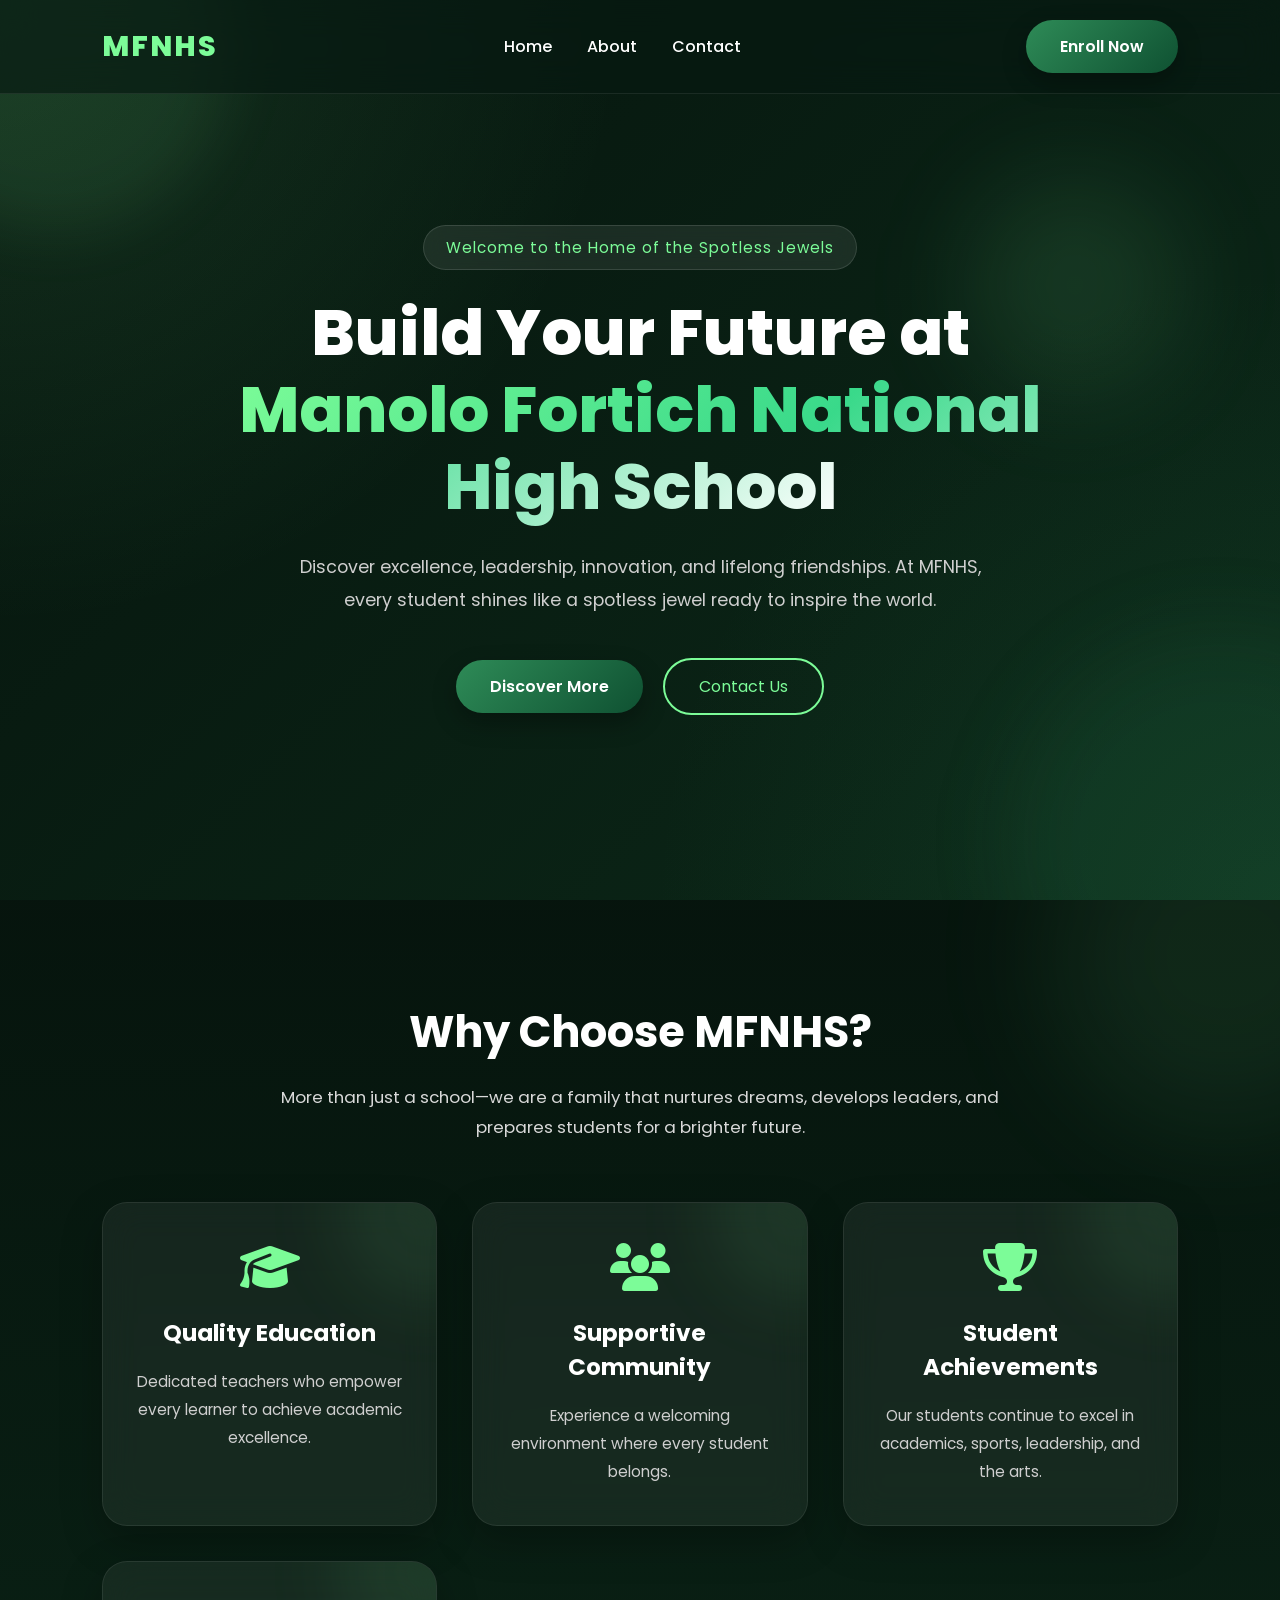
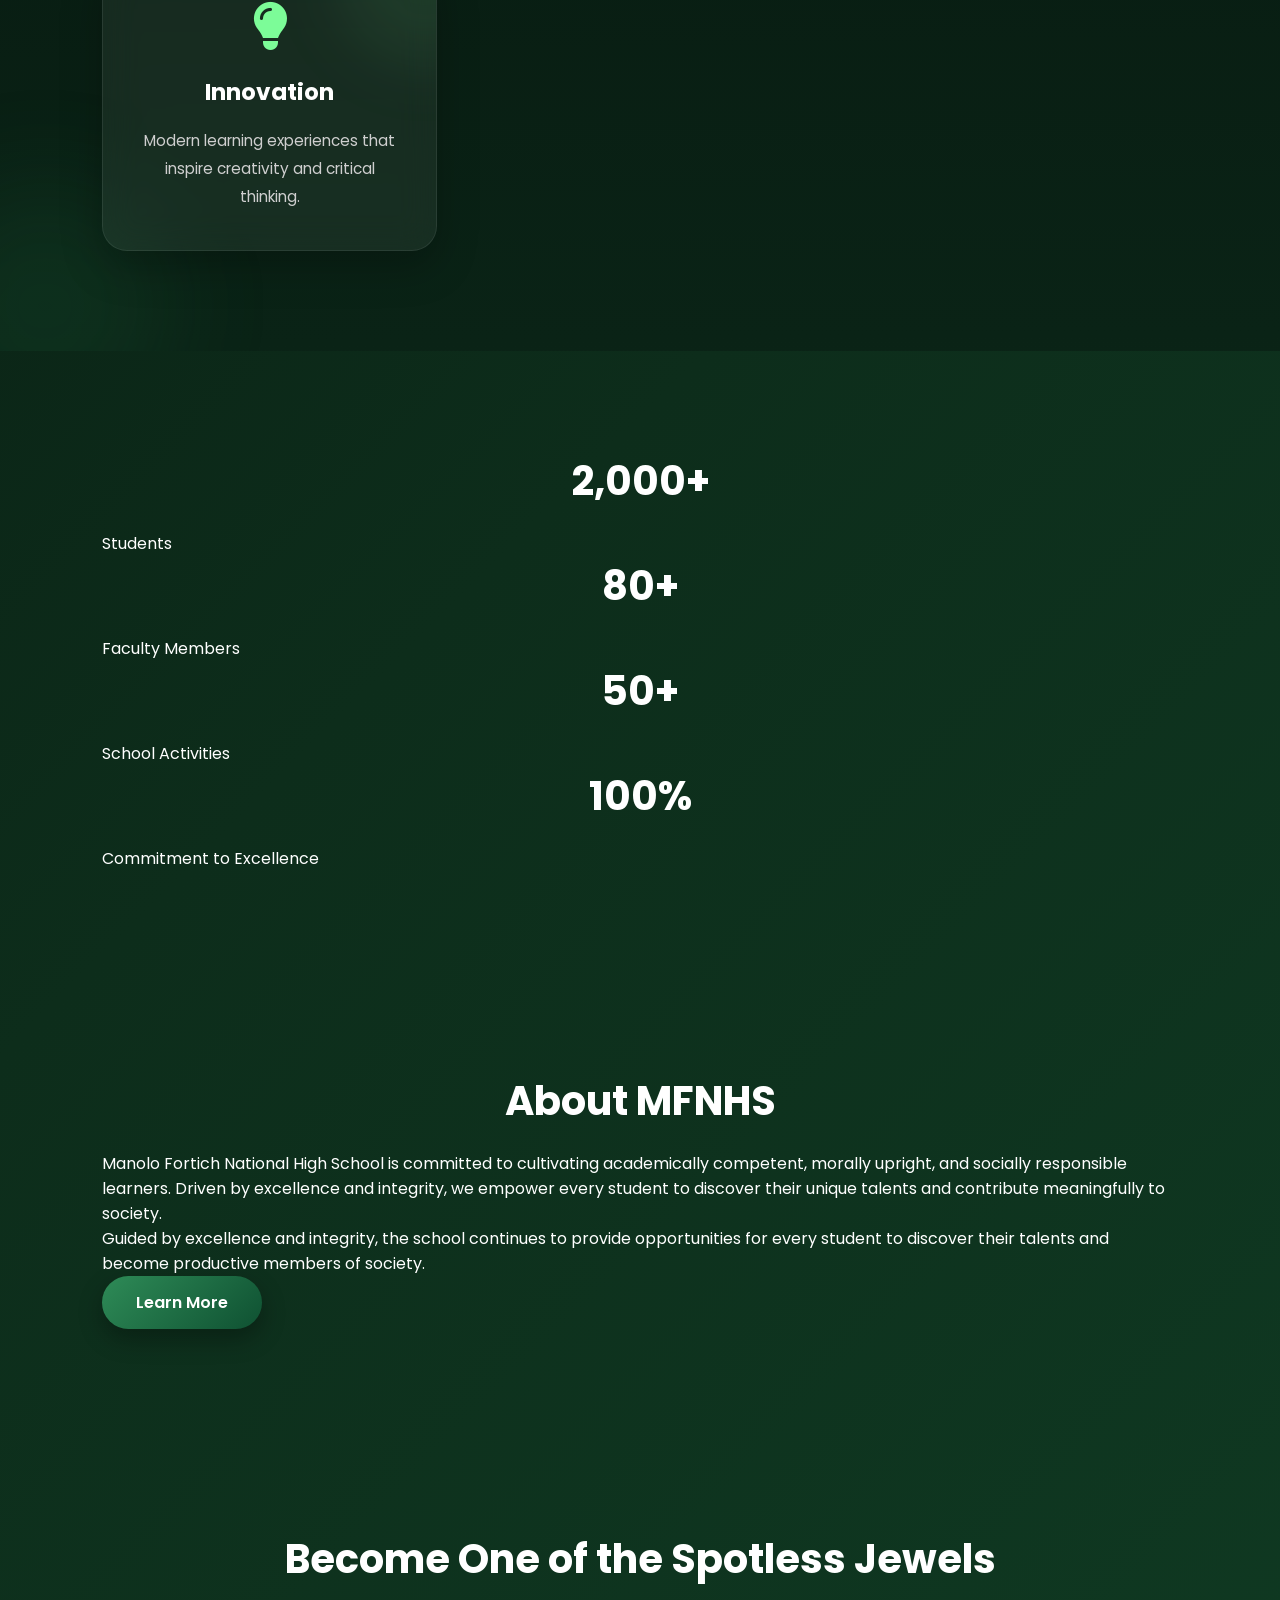
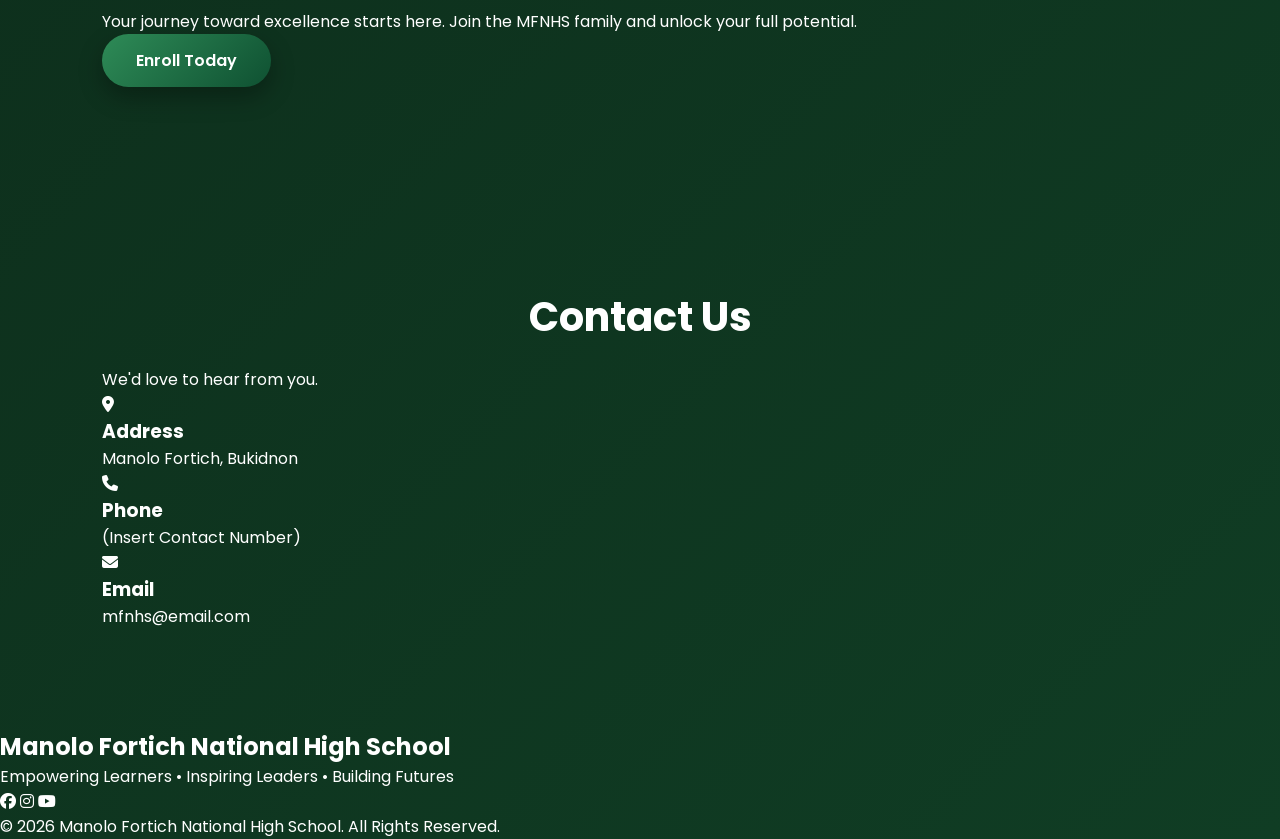
<file: index.html>
<!DOCTYPE html>
<html lang="en">

<head>

    <meta charset="UTF-8">
    <meta name="viewport" content="width=device-width, initial-scale=1.0">

    <title>Manolo Fortich National High School | Spotless Jewels</title>

    <!-- Google Font -->
    <link href="https://fonts.googleapis.com/css2?family=Poppins:wght@300;400;500;600;700;800&display=swap" rel="stylesheet">

    <!-- Font Awesome -->
    <link rel="stylesheet"
        href="https://cdnjs.cloudflare.com/ajax/libs/font-awesome/6.5.2/css/all.min.css">

    <!-- CSS -->
    <link rel="stylesheet" href="style.css">

</head>

<body>

<!--================ NAVBAR ================-->

<header>

    <div class="logo">
        <h2>MFNHS</h2>
    </div>

    <nav>

        <ul>

            <li><a href="#home">Home</a></li>

            <li><a href="#about">About</a></li>

            <li><a href="#contact">Contact</a></li>

        </ul>

    </nav>

    <a href="#contact" class="btn">Enroll Now</a>

</header>

<!--================ HERO ================-->

<section id="home" class="hero">

    <div class="hero-content">

        <span class="tagline">
            Welcome to the Home of the Spotless Jewels
        </span>

        <h1>

            Build Your Future at

            <span>Manolo Fortich National High School</span>

        </h1>

        <p>

            Discover excellence, leadership, innovation, and lifelong friendships.
            At MFNHS, every student shines like a spotless jewel ready to inspire
            the world.

        </p>

        <div class="hero-buttons">

            <a href="#about" class="btn">Discover More</a>

            <a href="#contact" class="btn-outline">
                Contact Us
            </a>

        </div>

    </div>

</section>

<!--================ FEATURES ================-->

<section class="features">

    <h2>Why Choose MFNHS?</h2>

    <p class="section-text">

        More than just a school—we are a family that nurtures dreams,
        develops leaders, and prepares students for a brighter future.

    </p>

    <div class="cards">

        <div class="card">

            <i class="fas fa-graduation-cap"></i>

            <h3>Quality Education</h3>

            <p>

                Dedicated teachers who empower every learner
                to achieve academic excellence.

            </p>

        </div>

        <div class="card">

            <i class="fas fa-users"></i>

            <h3>Supportive Community</h3>

            <p>

                Experience a welcoming environment where every
                student belongs.

            </p>

        </div>

        <div class="card">

            <i class="fas fa-trophy"></i>

            <h3>Student Achievements</h3>

            <p>

                Our students continue to excel in academics,
                sports, leadership, and the arts.

            </p>

        </div>

        <div class="card">

            <i class="fas fa-lightbulb"></i>

            <h3>Innovation</h3>

            <p>

                Modern learning experiences that inspire creativity
                and critical thinking.

            </p>

        </div>

    </div>

</section>

<!--================ STATS ================-->

<section class="stats">

    <div class="stat">

        <h2>2,000+</h2>

        <p>Students</p>

    </div>

    <div class="stat">

        <h2>80+</h2>

        <p>Faculty Members</p>

    </div>

    <div class="stat">

        <h2>50+</h2>

        <p>School Activities</p>

    </div>

    <div class="stat">

        <h2>100%</h2>

        <p>Commitment to Excellence</p>

    </div>

</section>

<!--================ ABOUT ================-->

<section id="about" class="about">

    <div class="about-text">

        <h2>About MFNHS</h2>

        <p>

           Manolo Fortich National High School is committed to cultivating academically competent, morally upright, and socially responsible learners. Driven by excellence and integrity, we empower every student to discover their unique talents and contribute meaningfully to society.

        </p>

        <p>

            Guided by excellence and integrity, the school continues
            to provide opportunities for every student to discover
            their talents and become productive members of society.

        </p>

        <a href="#" class="btn">
            Learn More
        </a>

    </div>

</section>

<!--================ CALL TO ACTION ================-->

<section class="cta">

    <h2>

        Become One of the

        <span>Spotless Jewels</span>

    </h2>

    <p>

        Your journey toward excellence starts here.
        Join the MFNHS family and unlock your full potential.

    </p>

    <a href="#contact" class="btn">
        Enroll Today
    </a>

</section>

<!--================ CONTACT ================-->

<section id="contact" class="contact">

    <h2>Contact Us</h2>

    <p>

        We'd love to hear from you.

    </p>

    <div class="contact-box">

        <div>

            <i class="fas fa-map-marker-alt"></i>

            <h3>Address</h3>

            <p>Manolo Fortich, Bukidnon</p>

        </div>

        <div>

            <i class="fas fa-phone"></i>

            <h3>Phone</h3>

            <p>(Insert Contact Number)</p>

        </div>

        <div>

            <i class="fas fa-envelope"></i>

            <h3>Email</h3>

            <p>mfnhs@email.com</p>

        </div>

    </div>

</section>

<!--================ FOOTER ================-->

<footer>

    <h2>Manolo Fortich National High School</h2>

    <p>

        Empowering Learners • Inspiring Leaders • Building Futures

    </p>

    <div class="socials">

        <a href="#"><i class="fab fa-facebook"></i></a>

        <a href="#"><i class="fab fa-instagram"></i></a>

        <a href="#"><i class="fab fa-youtube"></i></a>

    </div>

    <p class="copyright">

        © 2026 Manolo Fortich National High School.
        All Rights Reserved.

    </p>

</footer>

</body>
</html>
</file>
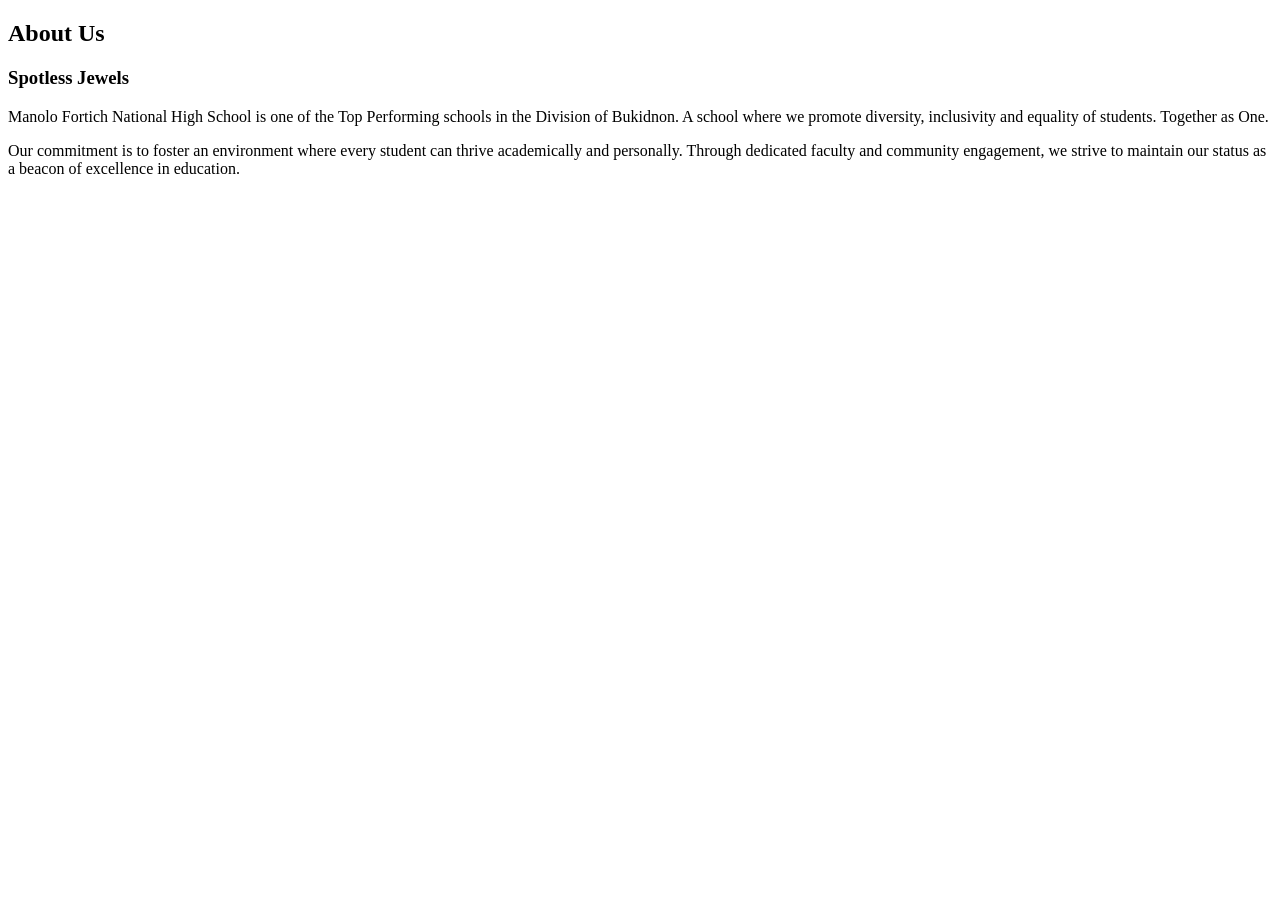
<file: about us.html>
<!DOCTYPE html>
<html lang="en">
<section class="about-section">
  <div class="about-container">
    <h2>About Us</h2>
    <h3>Spotless Jewels</h3>
    <p class="mission-statement">
      Manolo Fortich National High School is one of the Top Performing schools in the 
      Division of Bukidnon. A school where we promote diversity, inclusivity and 
      equality of students. Together as One.
    </p>
    <div class="about-content">
      <div class="about-text">
        <p>Our commitment is to foster an environment where every student can thrive academically and personally. Through dedicated faculty and community engagement, we strive to maintain our status as a beacon of excellence in education.</p>
      </div>
    </div>
  </div>
</section>
</file>
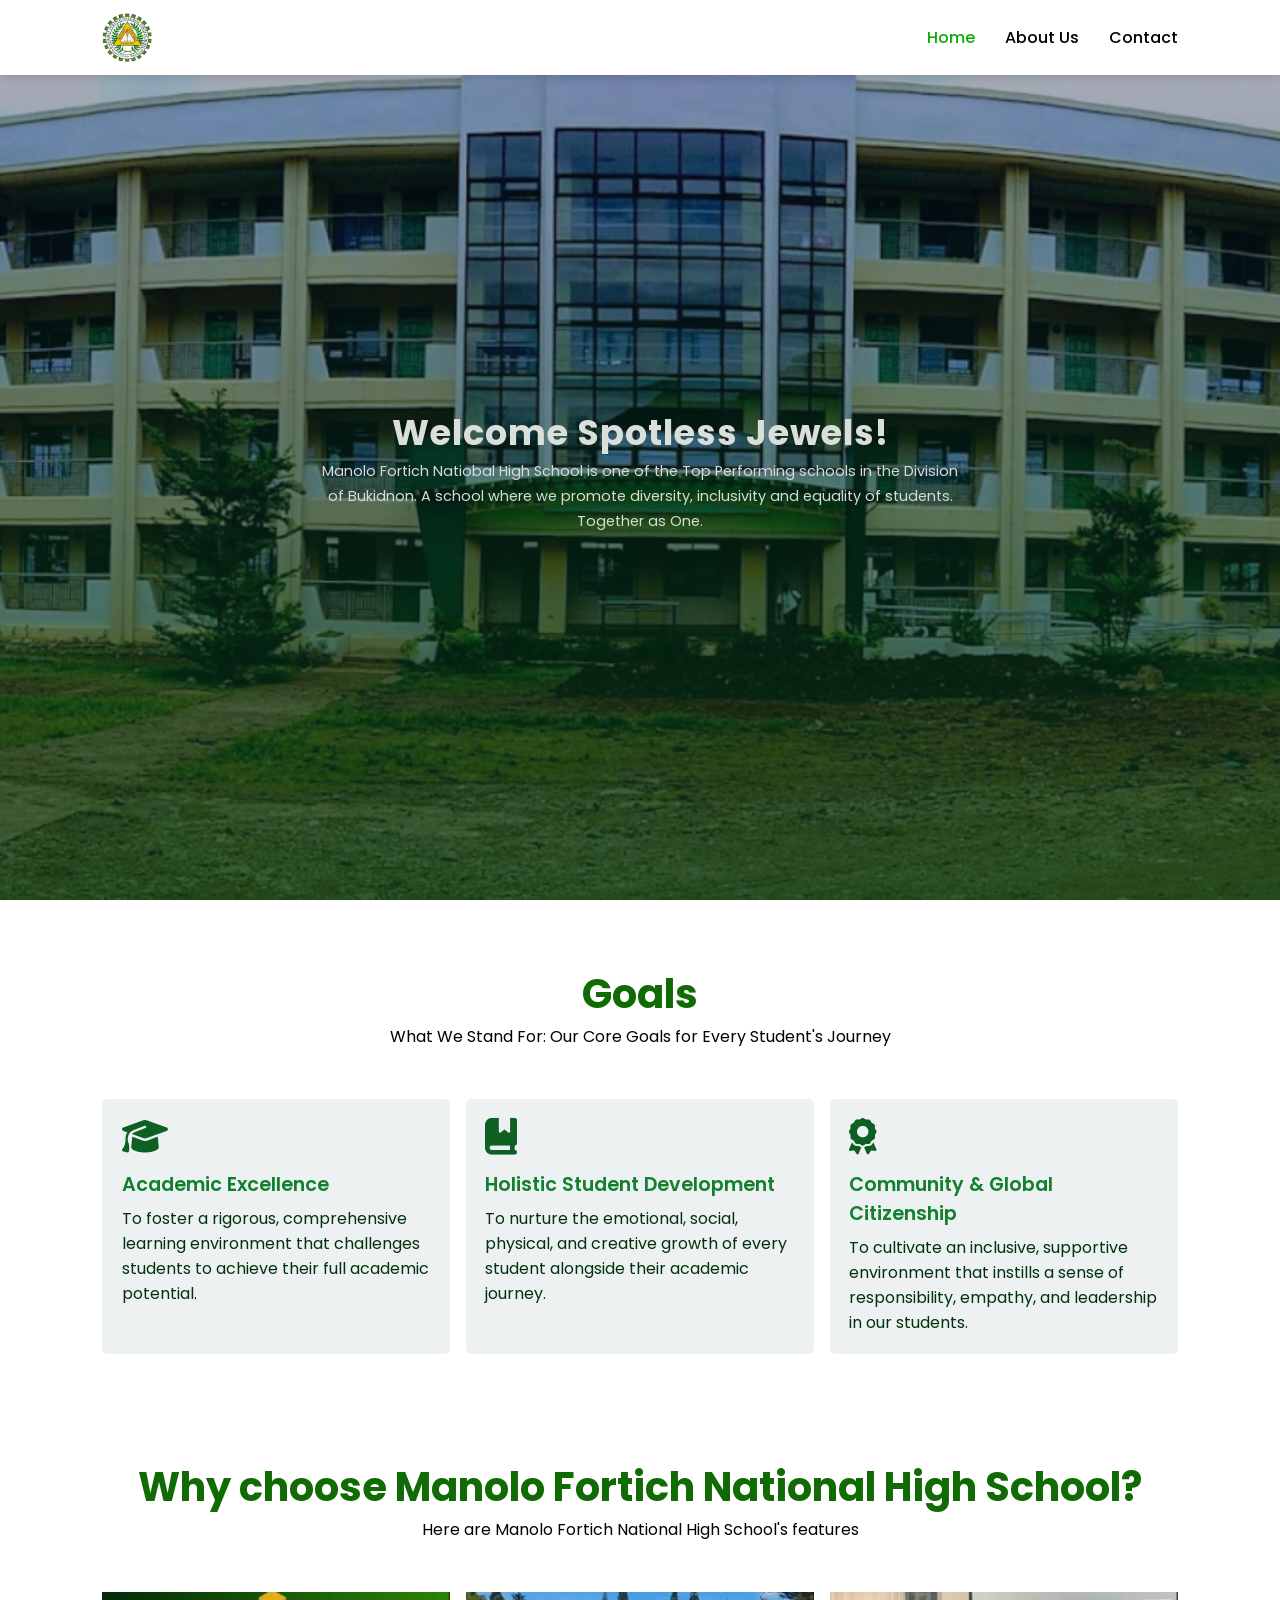
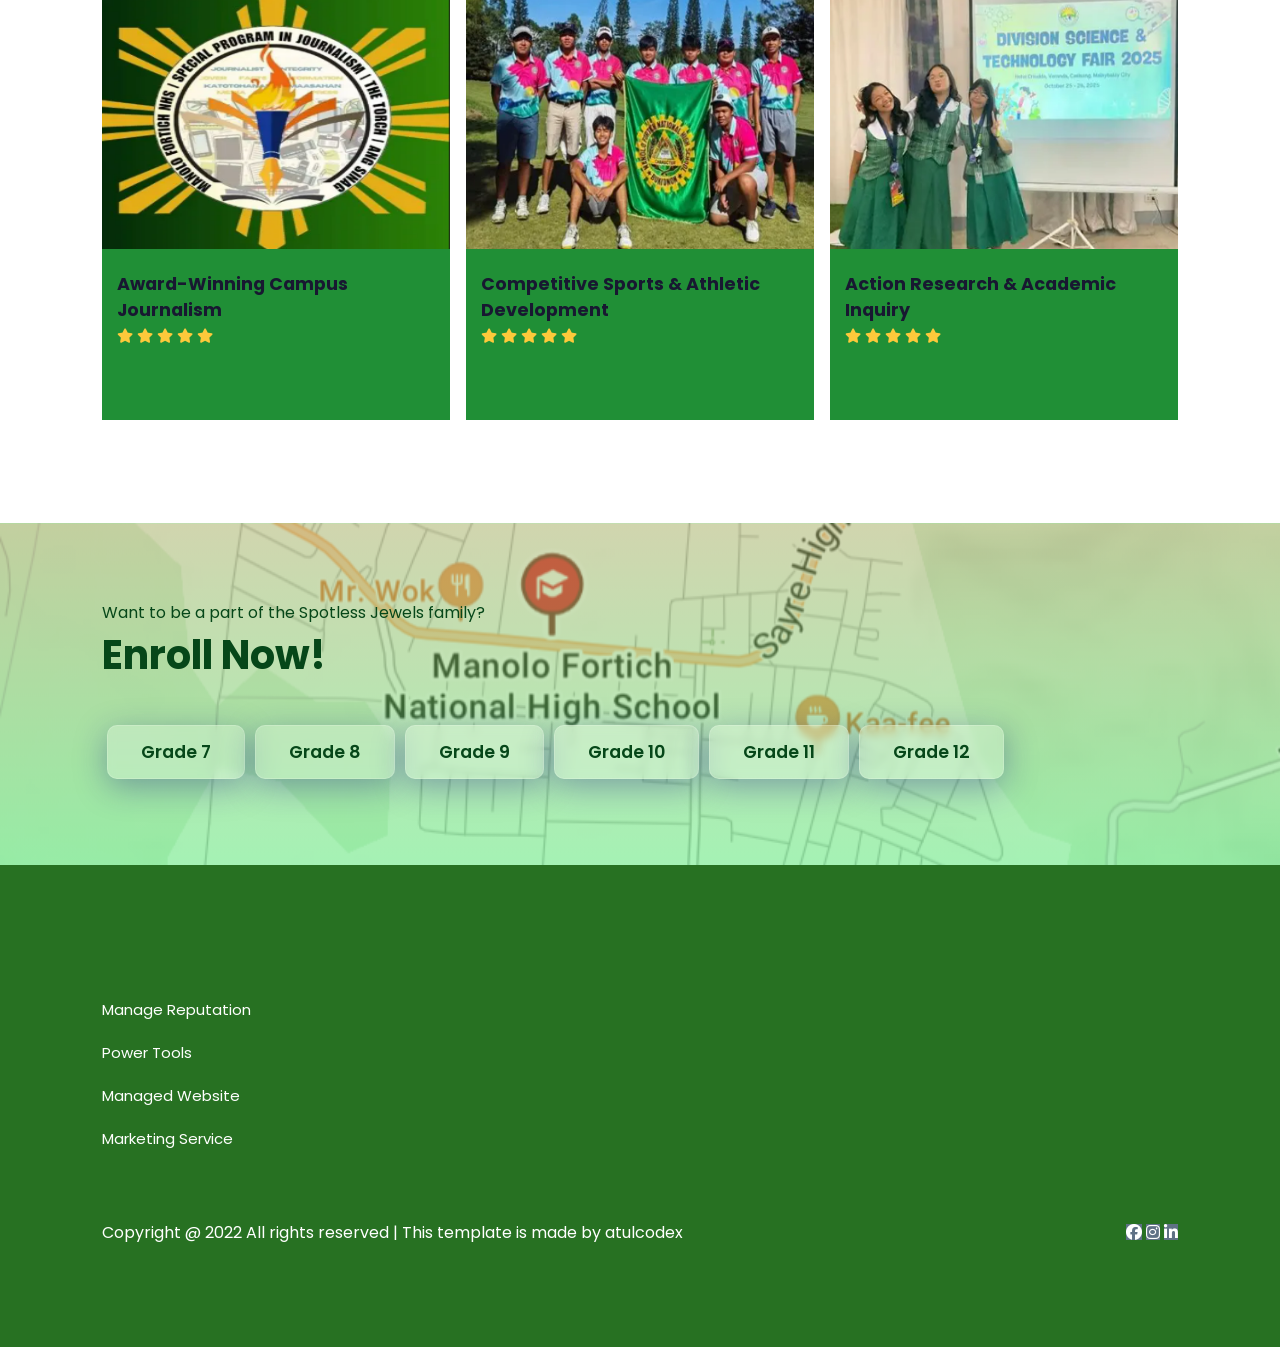
<file: euell.html>
<!DOCTYPE html>
<html lang="en">
<head>
	<meta charset="UTF-8">
	<meta name="viewport" content="width=device-width, initial-scale=1.0">
	<title>WhyMFNHS</title>

	<!-- font Awesome CDN link -->
	<link rel="stylesheet" href="https://cdnjs.cloudflare.com/ajax/libs/font-awesome/6.1.1/css/all.min.css" />

	<!-- External CSS -->
	<link rel="stylesheet" href="style.euell.css">

	<!-- JQuery CDN link -->
	<script src="https://code.jquery.com/jquery-3.6.0.min.js" integrity="sha256-/xUj+3OJU5yExlq6GSYGSHk7tPXikynS7ogEvDej/m4=" crossorigin="anonymous"></script>
</head>
<body>
	<!-- Navigation start -->
	<header>
	<nav>
		<img src="img/logo.png" class="logo" alt="">

		<div class="navigation">
			<ul>
				<i id="menu-close" class="fas fa-times"></i>
				<li><a href="euell.html" class="active">Home</a></li>
				<li><a href="about us.html">About Us</a></li>
			    <li><a href="contact.html">Contact</a></li>
			</ul>

			<img src="img/menu.png" id="menu-btn" alt="">
		</div>
	</nav>
	<!-- Navigation ends -->
	</header>

	<!-- Hero section starts from here -->
	<section id="home">
		<h2>
			Welcome Spotless Jewels!
		</h2>
		<p>
Manolo Fortich Natiobal High School is one of the Top Performing  schools in the Division of Bukidnon. A school where we promote diversity, inclusivity and equality of students. Together as One.		</p>
	</section>
	<!-- Hero section ends from here -->


	<!-- Features section starts from here -->
	<section id="features">
		<h1>Goals</h1>
		<p>What We Stand For: Our Core Goals for Every Student's Journey</p>

		<div class="fea-base">
			<div class="fea-box">
				<i class="fas fa-graduation-cap"></i>
				<h3>Academic Excellence</h3>
				<p> To foster a rigorous, comprehensive learning environment that challenges students to achieve their full academic potential.
					
				</p>
			</div>

			<div class="fea-box">
				<i class="fa-solid fa-book-bookmark"></i>
				<h3>Holistic Student Development</h3>
				<p>
					To nurture the emotional, social, physical, and creative growth of every student alongside their academic journey.
				</p>
			</div>

			<div class="fea-box">
				<i class="fas fa-award"></i>
				<h3>Community & Global Citizenship </h3>
				<p>
					To cultivate an inclusive, supportive environment that instills a sense of responsibility, empathy, and leadership in our students.
				</p>
			</div>
		</div>
	</section>
	<!-- Features section ends from here -->


	<!-- Courses section starts from here -->
	<section id="course">
		<h1>Why choose Manolo Fortich National High School?</h1>
		<p>Here are Manolo Fortich National High School's features</p>

		<div class="course-box">
			<div class="courses">
				<img src="img/spj.png" alt="">
				<div class="details">
					<span> </span>
					<h6>Award-Winning Campus Journalism</h6>

					<div class="star">
						<i class="fa-solid fa-star"></i>
						<i class="fa-solid fa-star"></i>
						<i class="fa-solid fa-star"></i>
						<i class="fa-solid fa-star"></i>
						<i class="fa-solid fa-star"></i>

					<span></span>
					</div>
				</div>

			</div>

			<div class="courses">
				<img src="img/sports.png" alt="">
				<div class="details">
					<span></span>
					<h6>Competitive Sports & Athletic Development</h6>

					<div class="star">
						<i class="fa-solid fa-star"></i>
						<i class="fa-solid fa-star"></i>
						<i class="fa-solid fa-star"></i>
						<i class="fa-solid fa-star"></i>
						<i class="fa-solid fa-star"></i>

						<span></span>
					</div>
				</div>
				
			</div>

			<div class="courses">
				<img src="img/research.png" alt="">
				<div class="details">
					<span></span>
					<h6>Action Research & Academic Inquiry</h6>

					<div class="star">
						<i class="fa-solid fa-star"></i>
						<i class="fa-solid fa-star"></i>
						<i class="fa-solid fa-star"></i>
						<i class="fa-solid fa-star"></i>
						<i class="fa-solid fa-star"></i>

						<span></span>
					</div>
				</div>
				
			</div>

				</div>
				
	</section>
	<!-- Courses section ends from here -->


	<!-- Registration section starts from here -->
	<section id="registration">
		<div class="reminder">
			<p>Want to be a part of the Spotless Jewels family?</p>
			<h1>Enroll Now!</h1>

			<div class="time">
				<div class="date"> Grade 7 <br> </div>
				<div class="date"> Grade 8 <br> </div>
				<div class="date"> Grade 9 <br> </div>
				<div class="date"> Grade 10 <br> </div>
				<div class="date"> Grade 11 <br> </div>
				<div class="date"> Grade 12 <br> </div>
			</div>
		</div>

		
		</div>
	</section>
	<!-- Registration section ends from here -->


	

	<!-- Footer section starts from here -->
	<footer>
		<div class="footer-col">
			<h3></h3>
			<li>Manage Reputation</li>
			<li>Power Tools</li>
			<li>Managed Website</li>
			<li>Marketing Service</li>
		</div>

		
		
		</div>

		<div class="copyright">
			<p>
				Copyright @ 2022 All rights reserved | This template is made by <a href="https://atulcodex.com" target="_blank">atulcodex</a>
			</p>
			<div class="pro-links">
				<i class="fab fa-facebook"></i>
				<i class="fab fa-instagram"></i>
				<i class="fab fa-linkedin-in"></i>
			</div>
		</div>
	</footer>
	<!-- Footer section ends from here -->

	<script>
		// Show menu links on burger click
		$('#menu-btn').click(function(){
			$('nav .navigation ul').addClass('active')
		});

		// Hide navbar on click function
		$('#menu-close').click(function(){
			$('nav .navigation ul').removeClass('active')
		});
	</script>
</body>
</html>
</file>
<file: style.css>
/*====================================================

    MANOLO FORTICH NATIONAL HIGH SCHOOL
    PROFESSIONAL WEBSITE
    Developed for Creative Technology

====================================================*/

/* Google Font */
@import url('https://fonts.googleapis.com/css2?family=Poppins:wght@300;400;500;600;700;800&display=swap');

/*==========================
        CSS VARIABLES
==========================*/

:root{

    --primary:#0f5132;
    --primary-light:#1b7a4c;
    --secondary:#2e8b57;
    --accent:#7CFC98;

    --dark:#071a11;
    --dark-green:#0b281a;

    --white:#ffffff;
    --gray:#cfcfcf;

    --glass:rgba(255,255,255,.08);

    --shadow:0 15px 35px rgba(0,0,0,.35);

    --transition:.35s ease;

}

/*==========================
        RESET
==========================*/

*{

    margin:0;
    padding:0;
    box-sizing:border-box;

}

html{

    scroll-behavior:smooth;

}

body{

    font-family:'Poppins',sans-serif;

    background:linear-gradient(
        135deg,
        #06140d,
        #0d2d1b,
        #103d24
    );

    color:var(--white);

    overflow-x:hidden;

}

img{

    width:100%;

    display:block;

}

a{

    text-decoration:none;

    color:inherit;

}

ul{

    list-style:none;

}

section{

    padding:100px 8%;

}

/*==========================
      SCROLLBAR
==========================*/

::-webkit-scrollbar{

    width:10px;

}

::-webkit-scrollbar-track{

    background:#06140d;

}

::-webkit-scrollbar-thumb{

    background:#2e8b57;

    border-radius:20px;

}

::-webkit-scrollbar-thumb:hover{

    background:#7CFC98;

}

/*==========================
        SELECTION
==========================*/

::selection{

    background:#7CFC98;
    color:#071a11;

}

/*==========================
    OPTIONAL CURSOR
==========================*/

body{

    cursor:default;

}

.btn,
.btn-outline,
nav a{

    cursor:pointer;

}

/*==========================
      HEADER
==========================*/

header{

    position:fixed;

    top:0;
    left:0;

    width:100%;

    padding:20px 8%;

    display:flex;

    justify-content:space-between;

    align-items:center;

    background:rgba(7,26,17,.65);

    backdrop-filter:blur(18px);

    -webkit-backdrop-filter:blur(18px);

    border-bottom:1px solid rgba(255,255,255,.08);

    z-index:999;

    transition:var(--transition);

}

/*==========================
        LOGO
==========================*/

.logo h2{

    color:var(--accent);

    font-size:1.8rem;

    font-weight:800;

    letter-spacing:2px;

    text-transform:uppercase;

}

/*==========================
      NAVIGATION
==========================*/

nav ul{

    display:flex;

    gap:35px;

}

nav a{

    position:relative;

    color:white;

    font-weight:500;

    transition:var(--transition);

}

nav a:hover{

    color:var(--accent);

}

/* Underline Animation */

nav a::after{

    content:"";

    position:absolute;

    left:0;

    bottom:-6px;

    width:0%;

    height:2px;

    background:var(--accent);

    transition:.35s;

}

nav a:hover::after{

    width:100%;

}

/*==========================
      BUTTONS
==========================*/

.btn{

    display:inline-block;

    padding:14px 34px;

    border-radius:50px;

    background:linear-gradient(
        135deg,
        #2e8b57,
        #0f5132
    );

    color:white;

    font-weight:600;

    box-shadow:0 10px 25px rgba(0,0,0,.3);

    transition:var(--transition);

}

.btn:hover{

    transform:translateY(-5px);

    background:linear-gradient(
        135deg,
        #39a96b,
        #167347
    );

    box-shadow:0 20px 40px rgba(0,0,0,.45);

}

.btn-outline{

    display:inline-block;

    padding:14px 34px;

    border:2px solid var(--accent);

    border-radius:50px;

    color:var(--accent);

    transition:var(--transition);

}

.btn-outline:hover{

    background:var(--accent);

    color:#071a11;

}

/*==========================
    COMMON TITLES
==========================*/

section h2{

    text-align:center;

    font-size:2.5rem;

    margin-bottom:20px;

    font-weight:700;

}

.section-text{

    text-align:center;

    color:var(--gray);

    max-width:750px;

    margin:auto auto 60px;

    line-height:1.8;

}

/*==========================
    SMALL ANIMATION
==========================*/

@keyframes fadeUp{

    from{

        opacity:0;

        transform:translateY(40px);

    }

    to{

        opacity:1;

        transform:translateY(0);

    }

}

.hero-content,
.card,
.stat{

    animation:fadeUp 1s ease;

}
/*====================================================

                PART 2 - HERO SECTION

====================================================*/

/*==========================
        HERO SECTION
==========================*/

.hero{

    min-height:100vh;

    display:flex;

    justify-content:center;

    align-items:center;

    text-align:center;

    position:relative;

    overflow:hidden;

    padding:160px 8% 120px;

    background:
    radial-gradient(circle at top left,
    rgba(124,252,152,.12),
    transparent 40%),

    radial-gradient(circle at bottom right,
    rgba(46,139,87,.15),
    transparent 40%);

}

/* Decorative Blurred Circles */

.hero::before{

    content:"";

    position:absolute;

    width:350px;

    height:350px;

    border-radius:50%;

    background:rgba(124,252,152,.08);

    top:-120px;

    left:-120px;

    filter:blur(30px);

}

.hero::after{

    content:"";

    position:absolute;

    width:420px;

    height:420px;

    border-radius:50%;

    background:rgba(46,139,87,.10);

    bottom:-150px;

    right:-150px;

    filter:blur(40px);

}

/*==========================
      HERO CONTENT
==========================*/

.hero-content{

    position:relative;

    z-index:2;

    max-width:850px;

}

/*==========================
      TAGLINE
==========================*/

.tagline{

    display:inline-block;

    padding:10px 22px;

    border-radius:50px;

    background:rgba(255,255,255,.08);

    border:1px solid rgba(255,255,255,.12);

    color:var(--accent);

    font-size:.95rem;

    margin-bottom:25px;

    letter-spacing:1px;

    backdrop-filter:blur(10px);

}

/*==========================
        HERO TITLE
==========================*/

.hero h1{

    font-size:4rem;

    font-weight:800;

    line-height:1.2;

    margin-bottom:25px;

}

/* Gradient Highlight */

.hero h1 span{

    background:linear-gradient(
    135deg,
    #7CFC98,
    #39d98a,
    #ffffff);

    -webkit-background-clip:text;

    -webkit-text-fill-color:transparent;

    background-clip:text;

}

/*==========================
      HERO PARAGRAPH
==========================*/

.hero p{

    color:var(--gray);

    font-size:1.1rem;

    line-height:1.9;

    max-width:700px;

    margin:auto;

    margin-bottom:40px;

}

/*==========================
      HERO BUTTONS
==========================*/

.hero-buttons{

    display:flex;

    justify-content:center;

    align-items:center;

    gap:20px;

    flex-wrap:wrap;

}

/*==========================
      HERO GLOW
==========================*/

.hero-content::after{

    content:"";

    position:absolute;

    width:220px;

    height:220px;

    background:rgba(124,252,152,.10);

    border-radius:50%;

    top:-50px;

    right:-120px;

    filter:blur(50px);

    z-index:-1;

}

/*==========================
      FLOATING SHAPES
==========================*/

.hero .shape1{

    position:absolute;

    width:25px;

    height:25px;

    border-radius:50%;

    background:rgba(124,252,152,.35);

    left:12%;

    top:30%;

    animation:floatShape 5s ease-in-out infinite;

}

.hero .shape2{

    position:absolute;

    width:18px;

    height:18px;

    border-radius:50%;

    background:rgba(255,255,255,.18);

    right:18%;

    top:28%;

    animation:floatShape 7s ease-in-out infinite;

}

.hero .shape3{

    position:absolute;

    width:40px;

    height:40px;

    border-radius:50%;

    background:rgba(46,139,87,.30);

    bottom:18%;

    left:22%;

    animation:floatShape 6s ease-in-out infinite;

}

/*==========================
      FLOAT ANIMATION
==========================*/

@keyframes floatShape{

    0%{

        transform:translateY(0px);

    }

    50%{

        transform:translateY(-20px);

    }

    100%{

        transform:translateY(0px);

    }

}

/*==========================
    HERO IMAGE SUPPORT
==========================*/

.hero-image{

    max-width:500px;

}

.hero-image img{

    width:100%;

    border-radius:30px;

    box-shadow:0 25px 60px rgba(0,0,0,.45);

    transition:.4s;

}

.hero-image img:hover{

    transform:scale(1.03);

}

/*==========================
      SCROLL INDICATOR
==========================*/

.scroll-down{

    position:absolute;

    bottom:40px;

    left:50%;

    transform:translateX(-50%);

    color:var(--accent);

    font-size:2rem;

    animation:bounce 2s infinite;

}

@keyframes bounce{

    0%{

        transform:translate(-50%,0);

    }

    50%{

        transform:translate(-50%,12px);

    }

    100%{

        transform:translate(-50%,0);

    }

}
/*====================================================

            PART 3 - WHY CHOOSE MFNHS

====================================================*/

/*==========================
      FEATURES SECTION
==========================*/

.features{

    position:relative;

    background:linear-gradient(
        180deg,
        rgba(6,20,13,.96),
        rgba(10,35,22,.98)
    );

    overflow:hidden;

}

/* Decorative Glow */

.features::before{

    content:"";

    position:absolute;

    width:350px;

    height:350px;

    background:rgba(124,252,152,.08);

    border-radius:50%;

    top:-120px;

    right:-120px;

    filter:blur(60px);

}

.features::after{

    content:"";

    position:absolute;

    width:250px;

    height:250px;

    background:rgba(46,139,87,.12);

    border-radius:50%;

    bottom:-80px;

    left:-80px;

    filter:blur(50px);

}

/*==========================
        GRID LAYOUT
==========================*/

.cards{

    position:relative;

    z-index:2;

    display:grid;

    grid-template-columns:repeat(auto-fit,minmax(250px,1fr));

    gap:35px;

    margin-top:60px;

}

/*==========================
        CARD DESIGN
==========================*/

.card{

    position:relative;

    background:rgba(255,255,255,.06);

    border:1px solid rgba(255,255,255,.08);

    border-radius:25px;

    padding:40px 30px;

    text-align:center;

    backdrop-filter:blur(18px);

    -webkit-backdrop-filter:blur(18px);

    box-shadow:0 15px 40px rgba(0,0,0,.25);

    transition:.4s ease;

    overflow:hidden;

}

/*==========================
      TOP BORDER EFFECT
==========================*/

.card::before{

    content:"";

    position:absolute;

    top:0;

    left:0;

    width:100%;

    height:4px;

    background:linear-gradient(
        90deg,
        var(--accent),
        var(--secondary)
    );

    transform:scaleX(0);

    transform-origin:left;

    transition:.4s;

}

.card:hover::before{

    transform:scaleX(1);

}

/*==========================
      GLOW EFFECT
==========================*/

.card::after{

    content:"";

    position:absolute;

    width:180px;

    height:180px;

    background:rgba(124,252,152,.08);

    border-radius:50%;

    top:-80px;

    right:-80px;

    filter:blur(35px);

    transition:.5s;

}

.card:hover::after{

    transform:scale(1.2);

}

/*==========================
      HOVER EFFECT
==========================*/

.card:hover{

    transform:translateY(-15px);

    box-shadow:0 30px 60px rgba(0,0,0,.45);

    border-color:rgba(124,252,152,.3);

}

/*==========================
        ICON
==========================*/

.card i{

    font-size:3rem;

    color:var(--accent);

    margin-bottom:25px;

    transition:.4s;

}

.card:hover i{

    transform:scale(1.2) rotate(8deg);

    color:#ffffff;

}

/*==========================
      CARD TITLE
==========================*/

.card h3{

    font-size:1.45rem;

    margin-bottom:18px;

    font-weight:700;

}

/*==========================
      CARD PARAGRAPH
==========================*/

.card p{

    color:var(--gray);

    line-height:1.8;

    font-size:.96rem;

}

/*==========================
    CARD BUTTON (OPTIONAL)
==========================*/

.card .learn-more{

    display:inline-block;

    margin-top:25px;

    color:var(--accent);

    font-weight:600;

    transition:.3s;

}

.card .learn-more:hover{

    letter-spacing:1px;

}

/*==========================
    FEATURE SECTION TITLE
==========================*/

.features h2{

    font-size:2.7rem;

    margin-bottom:18px;

}

.features .section-text{

    max-width:760px;

    font-size:1.05rem;

    color:#d9d9d9;

}

/*==========================
      CARD ANIMATION
==========================*/

.card{

    animation:fadeUp .8s ease both;

}

.card:nth-child(2){

    animation-delay:.15s;

}

.card:nth-child(3){

    animation-delay:.3s;

}

.card:nth-child(4){

    animation-delay:.45s;

}

/*==========================
      SHINE EFFECT
==========================*/

.card:hover{

    background:linear-gradient(

        135deg,

        rgba(255,255,255,.08),

        rgba(255,255,255,.04)

    );

}

/*==========================
      MOBILE SPACING
==========================*/

@media(max-width:768px){

.cards{

    grid-template-columns:1fr;

}

.features{

    padding:80px 8%;

}

.card{

    padding:35px 25px;

}

.features h2{

    font-size:2.2rem;

}

}
</file>
<file: style.euell.css>
@import url('https://fonts.googleapis.com/css2?family=Inter:wght@100;200;300;400;500&family=Poppins:ital,wght@0,100;0,200;0,300;0,400;0,500;0,600;0,700;0,800;0,900;1,700;1,800;1,900&display=swap');

*
{
	margin: 0;
	padding: 0;
	box-sizing: border-box;
}

body
{
	font-family: 'Poppins', sans-serif;
}

h1
{
	font-size: 2.5rem;
	font-weight: 700;
	color: rgb(17, 107, 5);
}

span
{
	font-size: .9rem;
}

h6
{
	font-size: 1.1rem;
	color: rgb(24, 24, 49);
}


/*------------- Navigation style start ------------*/
nav
{
	position: fixed;
	width: 100%;
	background-color: #ffffff;
	display: flex;
	justify-content: space-between;
	align-items: center;
	padding: 1vw 8vw;
	box-shadow: 2px 2px 10px rgba(0, 0, 0, 0.15);
	z-index: 1;
}

nav .logo
{
	width: 50px;
	cursor: pointer;
}

nav .navigation
{
	display: flex;
}

#menu-btn
{
	width: 30px;
	height: 30px;
	display: none;
}

#menu-close
{
	display: none;
}

nav .navigation ul
{
	display: flex;
	justify-content: flex-end;
	align-items: center;
}

nav .navigation ul li
{
	list-style: none;
	margin-left: 30px;
}

nav .navigation ul li a
{
	text-decoration: none;
	color: rgb(0, 0, 0);
	font-size: 16px;
	font-weight: 500;
	transition: 0.3s ease;
}

nav .navigation ul li a.active,
nav .navigation ul li a:hover
{
	color: #0eab06;

}

#home a.blue
{
	color:#0e5f22;
	background: white;
}


/*------------- Navigation style end ------------*/



/*------------- Hero section styling start --------------*/
#home
{
	background-image: linear-gradient(rgba(9, 5, 54, 0.3), rgba(5, 62, 22, 0.7)), url("img/mfnhs.png");
	width: 100%;
	height: 100vh;
	background-size: cover;
	background-position: center center;
	display: flex;
	flex-direction: column;
	justify-content: center;
	align-items: center;
	text-align: center;
	padding-top: 40px;
}

#home h2
{
	color: #dadfda;
	font-size: 2.2rem;
	letter-spacing: 1px;
}

#home p
{
	width: 50%;
	color: #d9dada;
	font-size: 0.9rem;
	line-height: 25px;
}

#home .btn
{
	margin-top: 30px;
}

#home a
{
	text-decoration: none;
	font-size: 0.9rem;
	padding: 13px 35px;
	background-color: #fff;
	font-weight: 600;
	border-radius: 5px;
}

#home a.blue
{
	color: #fff;
	background: rgb(2, 107, 9);
	transition: 0.3s ease;
}


/*------------- Hero section styling end --------------*/


/*------------- Features section styling start -------------*/
#features
{
	padding: 5vw 8vw 0 8vw;
	text-align: center;
}

#features .fea-base
{
	display: grid;
	grid-template-columns: repeat(auto-fit, minmax(320px, 1fr));
	grid-gap: 1rem;
	margin-top: 50px;
}

#features .fea-box
{
	background: #edf1f2;
	text-align: start;
	padding: 1.2rem;
	border-radius: 6px;
}

#features .fea-box i
{
	font-size: 2.3rem;
	color: #0e5f22;
}

#features .fea-box h3
{
	font-size: 1.2rem;
	font-weight: 600;
	color: rgb(18, 128, 46);
	padding: 13px 0 7px 0;
}

#features .fea-box p
{
	font-size: 1rem;
	font-weight: 400;
	color: rgb(1, 50, 13);
}
/*------------- Features section styling end -------------*/


/*------------- Courses section styling start ------------*/
#course
{
	padding: 8vw 8vw 8vw 8vw;
	text-align: center;
}

#course .course-box
{
	display: grid;
	grid-template-columns: repeat(auto-fit, minmax(320px, 1fr));
	grid-gap: 1rem;
	margin-top: 50px;
}

#course .courses
{
	text-align: start;
	background: #208f36;
	height: 100%;
	position: relative;
}

#course .courses img
{
	width: 100%;
	height: 60%;
	background-size: cover;
	background-position: center;
}

#course .courses .details
{
	padding: 15px 15px 0 15px;
}

#course .courses .details i
{
	color: #fdc93b;
	font-size: .9rem;
}

#course .courses .cost
{
	background-color: rgb(172, 183, 103);
	color: #fff;
	line-height: 70px;
	width: 70px;
	height: 70px;
	text-align: center;
	border-radius: 50%;
	position: absolute;
	right: 15px;
	bottom: 100px;
}
/*------------- Courses section styling end ------------*/


/*------------- Registration section styling start ----------*/
#registration
{
	padding: 6vw 8vw 6vw 8vw;
	background-image: linear-gradient(rgba(169, 176, 102, 0.5), rgba(81, 233, 114, 0.5)),url("img/map.png");
	width: 100%;
	height: 100%;
	background-size: cover;
	background-position: center;
	display: flex;
	justify-content: space-between;
	align-items: center;
}

#registration .reminder, #registration .reminder h1
{
	color: #064719;
}

#registration .reminder .time
{
	display: flex;
	margin-top: 40px;
}

#registration .reminder .time .date
{
	text-align: center;
	padding: 13px 33px;
	background: rgba(255, 255, 255, 0.25);
	backdrop-filter: blur(4px);
	box-shadow: 0 8px 32px 0 rgba(31, 38, 135, 0.37);
	border-radius: 10px;
	margin: 0 5px 10px 5px;
	border: 1px solid rgba(255, 255, 255, 0.18);
	font-size: 1.1rem;
	font-weight: 600;
}

#registration .form
{
	background: #fff;
	border-radius: 8px;
	display: flex;
	flex-direction: column;
	padding: 40px;
	box-shadow: 0 8px 32px 0 rgba(31, 38, 135, 0.37);
}

#registration .form input
{
	margin: 15px 0;
	padding: 15px 10px;
	border: 1px solid rgb(84, 40, 241);
	outline: none;
}

#registration .form input::placeholder
{
	color: #413c3c;
	font-weight: 500;
	font-size: 0.9rem;
}

#registration .form .btn
{
	margin-top: 20px;
}

#registration .form a.yellow
{
	text-decoration: none;
	font-size: 0.9rem;
	padding: 13px 35px;
	background-color: #fff;
	font-weight: 600;
	border-radius: 5px;
	color: #fff;
	background: #fdc938;
	transition: 0.3s ease;
}

#registration .form a.yellow:hover
{
	color: rgb(21, 21, 100);
	background: #fff;
}
/*------------- Registration section styling end ----------*/






/*------------- Footer section styling starts ------------*/
footer
{
	padding: 8vw;
	background-color: #277122;
	display: flex;
	justify-content: space-between;
	align-items: flex-start;
	flex-wrap: wrap;
}

footer .footer-col
{
	padding-bottom: 40px;
}

footer h3
{
	color: rgb(234, 237, 5);
	font-weight: 600;
	padding-bottom: 20px;
}

footer li
{
	list-style: none;
	color: #fffffe;
	padding: 10px 0;
	font-size: 15px;
	cursor: pointer;
	transition: 0.3s ease;
}

footer li:hover
{
	color: rgb(241, 240, 245);
}

footer p
{
	color: #7b838a;
}

footer .subscribe
{
	margin-top: 20px;
}

footer input
{
	width: 220px;
	padding: 15px 12px;
	background: #334F6C;
	border: none;
	outline: none;
	color: #fff;
}

footer .subscribe a
{
	text-decoration: none;
	font-size: 0.9rem;
	padding: 12px 15px;
	background-color: #fff;
	font-weight: 600;
}

footer .subscribe a.yellow
{
	color: #fff;
	background: #fdc93b;
	transition: 0.3s ease;
}

footer .subscribe a.yellow:hover
{
	color: rgb(21, 21, 100);
	background: #fff;
}

footer .copyright
{
	margin-top: 20px;
	width: 100%;
	display: flex;
	justify-content: space-between;
	align-items: center;
	flex-wrap: wrap;
}

footer .copyright p, footer .copyright p > a
{
	color: #fff;
	text-decoration: none;
}

footer .copyright .pro-links
{
	margin-top: 0px;
}

footer .copyright .pro-links i
{
	background-color: #5f7185;
	color: #fff;
}

footer .copyright .pro-links i:hover
{
	background: #fdc93b;
	color: #2c2c2c;
}
/*------------- Footer section styling ends ------------*/



/*---------------------------------------------------------*/
/*-------------------- Ipad screen styling ----------------*/
/*---------------------------------------------------------*/
@media screen and (max-width: 789px)
{
	nav
	{
		padding: 15px 20px;
	}

	nav img
	{
		width: 130px;
	}

	#menu-btn
	{
		display: initial;
	}

	#menu-close
	{
		display: initial;
		font-size: 1.6rem;
		color: #fff;
		padding: 30px 0 20px 20px;
	}

	nav .navigation ul
	{
		position: absolute;
		top: 0;
		right: -220px;
		display: flex;
		flex-direction: column;
		justify-content: flex-start;
		align-items: flex-start;
		width: 220px;
		height: 100vh;
		background: rgba(17, 20, 104, 0.45);
		backdrop-filter: blur(4.5px);
		border: 1px solid rgba(255, 255, 255, 0.18);
		transition: 0.3s ease-in;
	}

	nav .navigation ul.active
	{
		right: 0;
	}

	nav .navigation ul li
	{
		padding: 20px 0 20px 40px;
		margin-left: 0;
	}

	nav .navigation ul li a
	{
		color: #fff;
	}

	#home
	{
		padding: 0px;
	}

	#home p
	{
		width: 90%;
	}

	#features
	{
		padding: 8vw 4vw 0 4vw;
	}

	#course
	{
		padding: 8vw 4vw 8vw 4vw;
	}

	#registration
	{
		padding: 6vw 4vw 6vw 4vw;
		gap: 2.2rem;
	}

	#registration .reminder .time
	{
		display: flex;
		justify-content: space-between;
		flex-wrap: wrap;
		margin-top: 40px;
	}

	#experts
	{
		padding: 8vw 4vw 6vw 4vw;
	}

	footer .copyright .pro-links
	{
		margin-top: 20px;
	}
}


@media screen and (max-width: 475px)
{
	#registration
	{
		flex-direction: column;
	}

	.reminder p, .reminder h1
	{
		text-align: center;
	}

	.reminder h1
	{
		font-size: 1.8rem;
	}

	#registration .reminder .time
	{
		justify-content: space-evenly;
		margin-top: 20px;
	}
}
</file>
